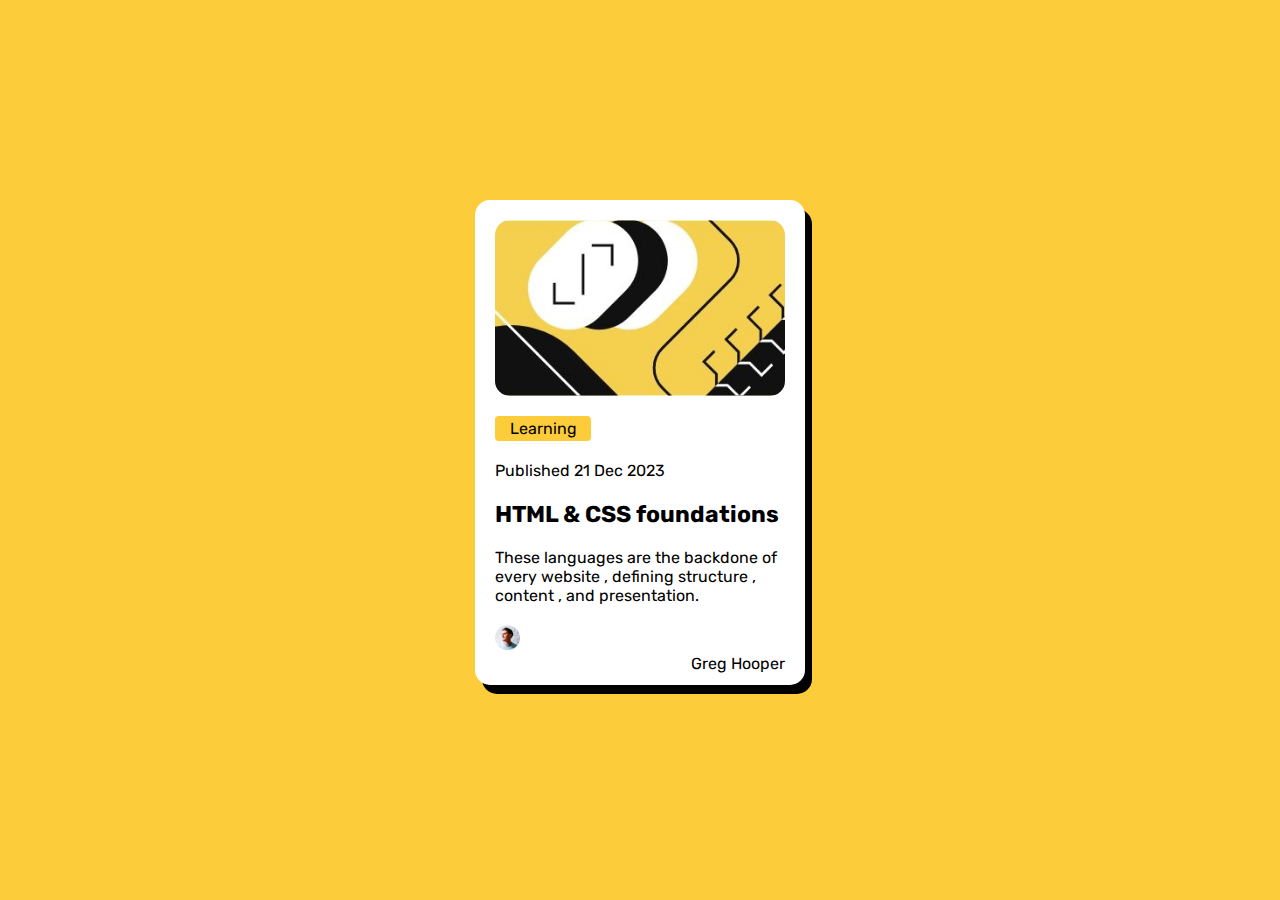
<file: " card " (2)/index.html>
<!DOCTYPE html>
<html lang="en">
  <head>
    <meta charset="UTF-8" />
    <meta name="viewport" content="width=device-width, initial-scale=1.0" />
    <title>Document</title>
    <style>
        @import url('https://fonts.googleapis.com/css2?family=Kanit:ital,wght@0,100;0,200;0,300;0,400;0,500;0,600;0,700;0,800;0,900;1,100;1,200;1,300;1,400;1,500;1,600;1,700;1,800;1,900&family=Roboto:ital,wght@0,100;0,300;0,400;0,500;0,700;0,900;1,100;1,300;1,400;1,500;1,700;1,900&family=Rubik:ital,wght@0,300..900;1,300..900&display=swap');
        </style>
        <link rel="stylesheet" href="style.css">
  </head>
  <body>
    <div class="card">
  <img class="first-img" src="Search.jpeg" alt="">
      <span class="tag"> Learning</span>
      <p class="date">Published 21 Dec 2023</p>
      <h1>HTML & CSS foundations</h1>
      <p class="text">
        These languages are the backdone of every website , defining structure ,
        content , and presentation.
      </p>
      <div class="footer">
        <img class="second-img"  src="image-avatar.webp" alt="" />
        <span class="name">Greg Hooper</span>
      </div>
    </div>
  </body>
</html>
</file>
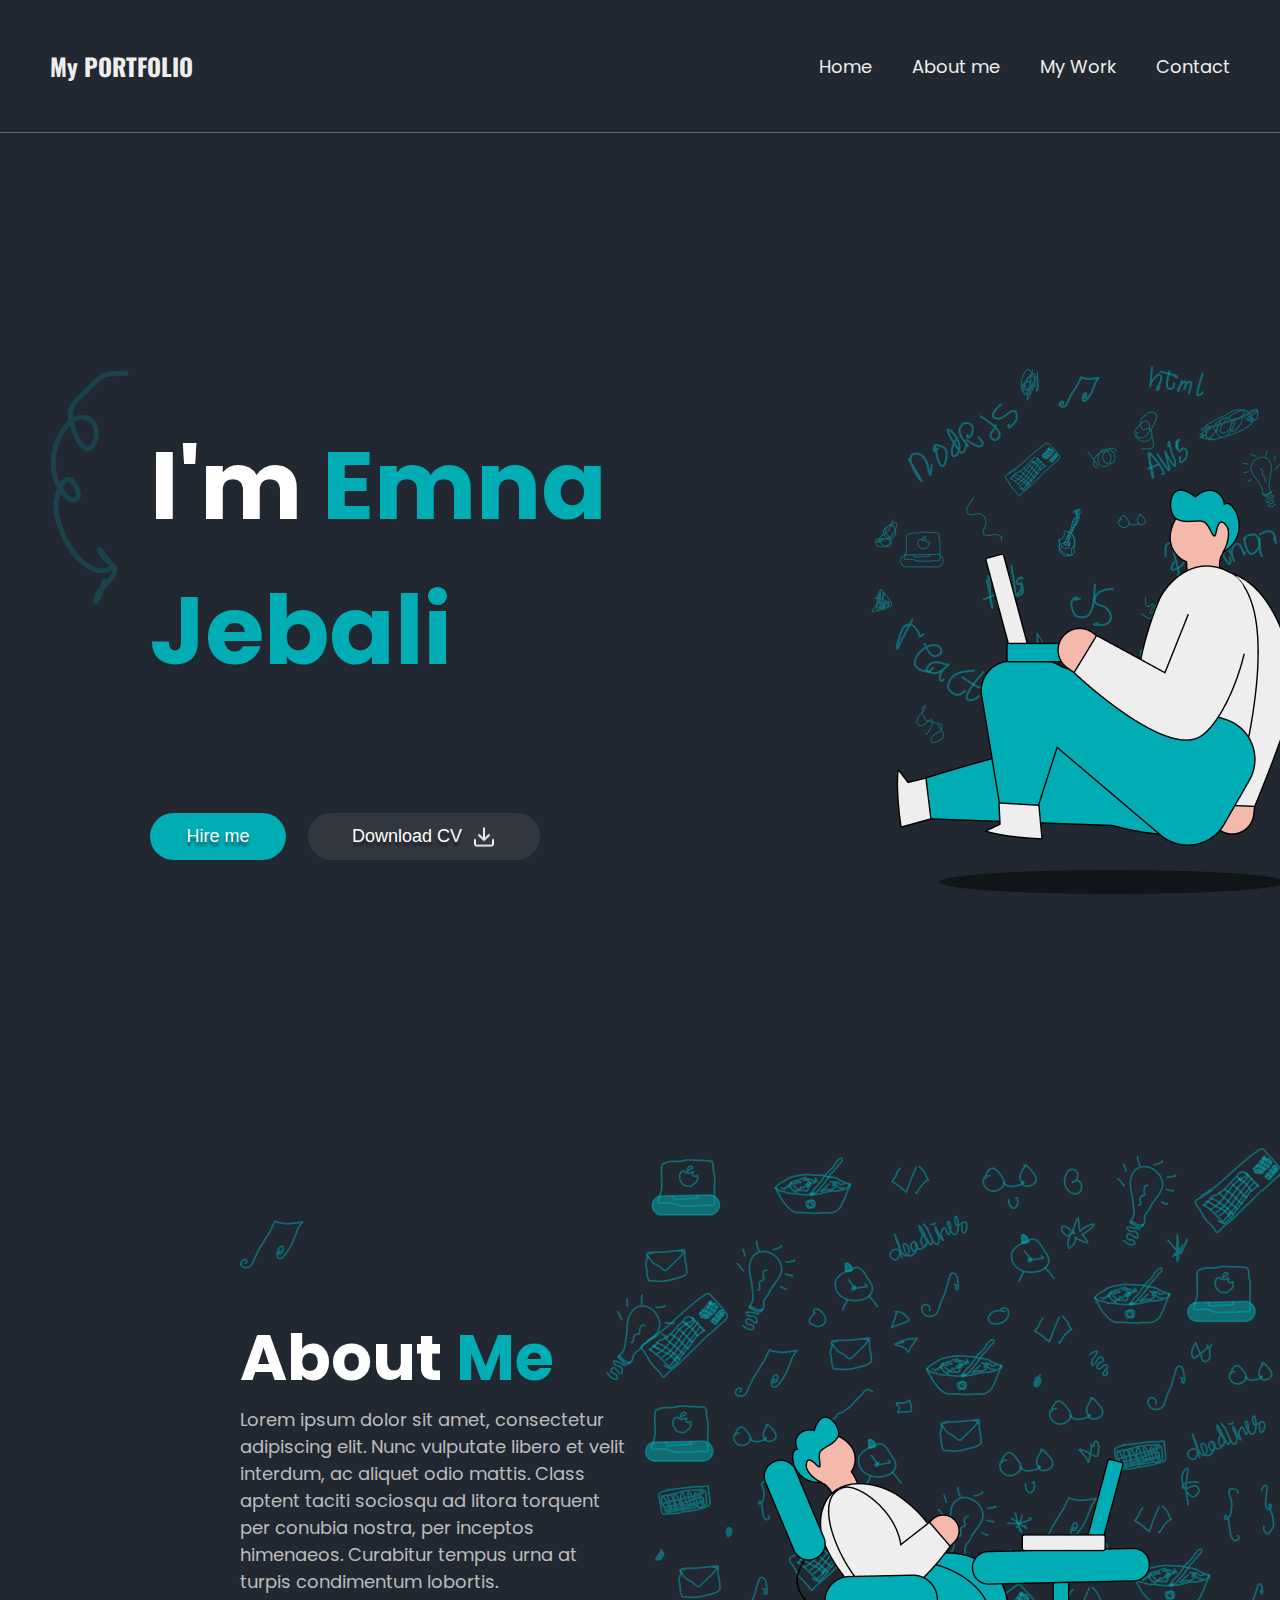
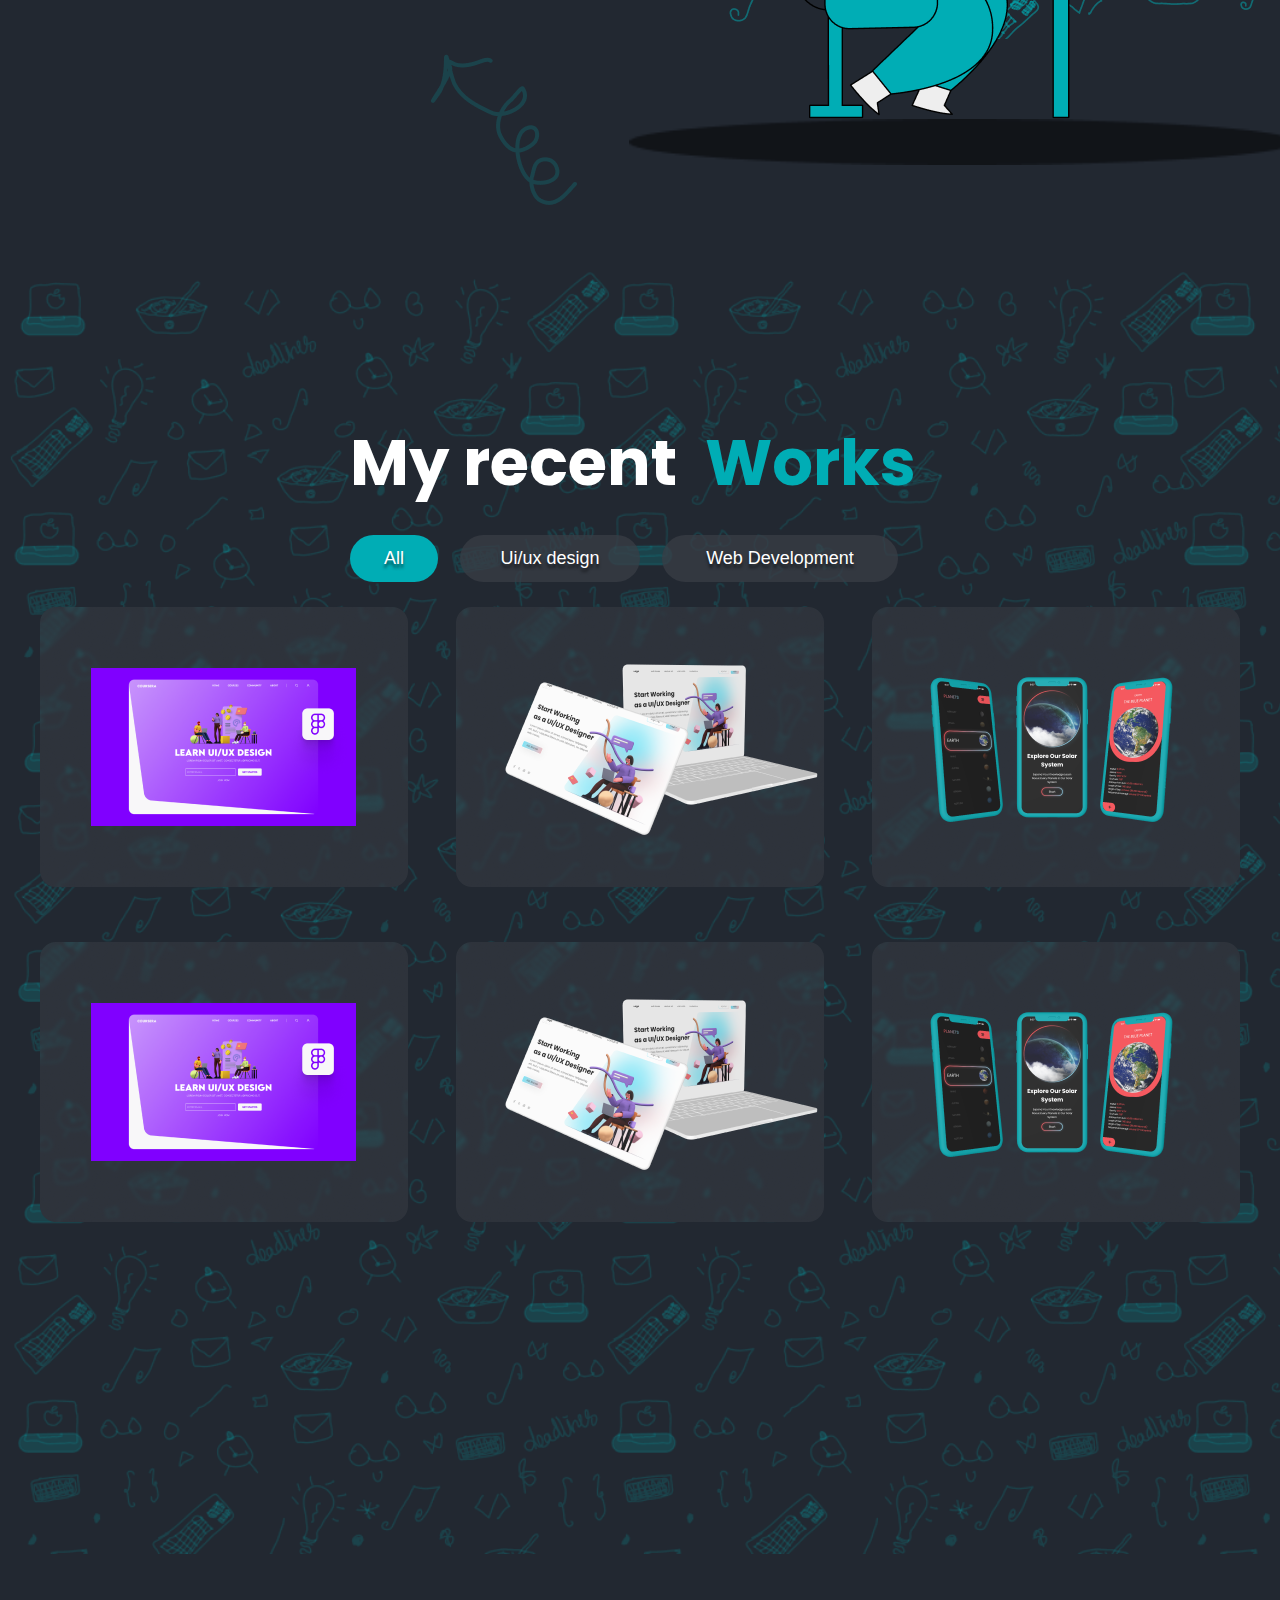
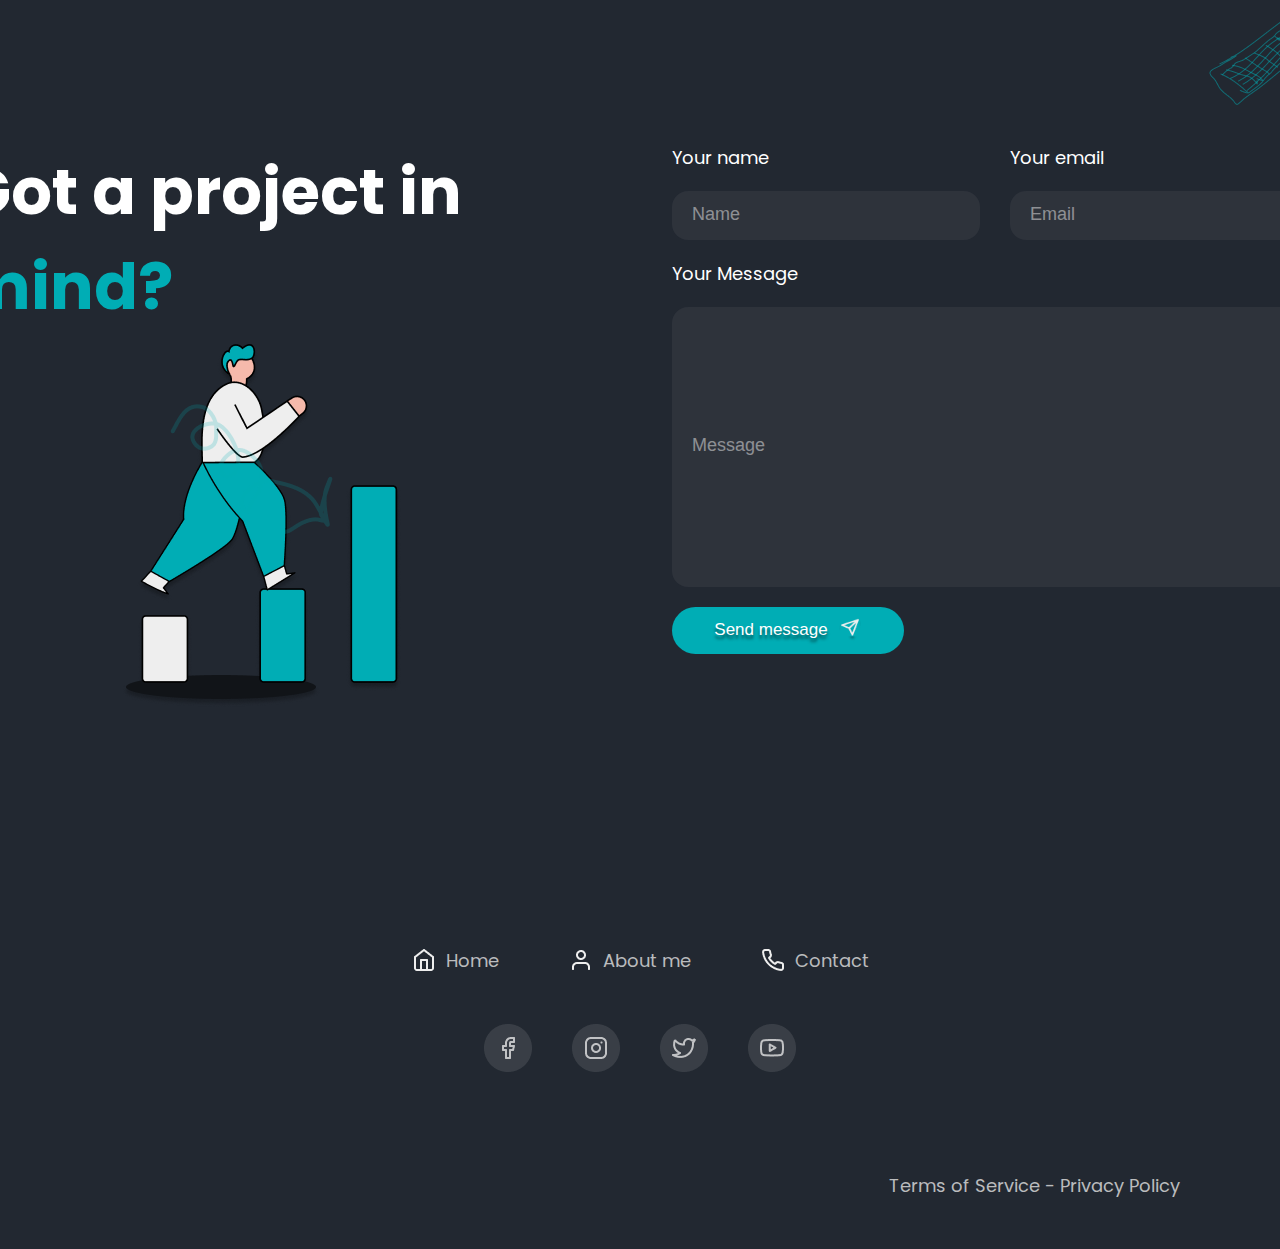
<file: My portfolio/index.html>
<!DOCTYPE html>
<html lang="en">
  <head>
    <meta charset="UTF-8" />
    <meta name="viewport" content="width=device-width, initial-scale=1.0" />
    <title>Document</title>
    <link rel="stylesheet" href="style.css" />
    <style>
      @import url("https://fonts.googleapis.com/css2?family=Kanit:ital,wght@0,100;0,200;0,300;0,400;0,500;0,600;0,700;0,800;0,900;1,100;1,200;1,300;1,400;1,500;1,600;1,700;1,800;1,900&family=Oswald:wght@200..700&family=Roboto:ital,wght@0,100;0,300;0,400;0,500;0,700;0,900;1,100;1,300;1,400;1,500;1,700;1,900&family=Rubik:ital,wght@0,300..900;1,300..900&display=swap");
    </style>
    <style>
      @import url("https://fonts.googleapis.com/css2?family=Kanit:ital,wght@0,100;0,200;0,300;0,400;0,500;0,600;0,700;0,800;0,900;1,100;1,200;1,300;1,400;1,500;1,600;1,700;1,800;1,900&family=Oswald:wght@200..700&family=Poppins:ital,wght@0,100;0,200;0,300;0,400;0,500;0,600;0,700;0,800;0,900;1,100;1,200;1,300;1,400;1,500;1,600;1,700;1,800;1,900&family=Roboto:ital,wght@0,100;0,300;0,400;0,500;0,700;0,900;1,100;1,300;1,400;1,500;1,700;1,900&family=Rubik:ital,wght@0,300..900;1,300..900&display=swap");
    </style>
  </head>
  <body>
    <header class="header">
      <p class="my-portfolio">My PORTFOLIO</p>
      <ul class="nav">
        <li>Home</li>
        <li>About me</li>
        <li>My Work</li>
        <li>Contact</li>
      </ul>
    </header>
  
    <hr class="first-line"  size="1" color="#676767" />
 
    <section class="banner">
      <div class="banner-description">
        <h1 class="h1">
          I'm
          <span class="name">Emna Jebali</span>
        </h1>
        <div class="banner-btns">
          <button class="left-btn">Hire me</button>
          <button class="right-btn">
            Download CV
            <img class="download-icon" src="download-icon.png" alt="" />
          </button>
        </div>
      </div>
      <img class="person1" src="person1.png" alt="" />
      <img class="arrow-img" src="arrow-img.png" alt="" />
    </section>

    <section class="about-me">
      <div class="about-me-text">
        <h2 class="h2">
          About <span class="name">Me</span>
        </h2>
        <p class="about-me-paragraph">
          Lorem ipsum dolor sit amet, consectetur adipiscing elit. Nunc
          vulputate libero et velit interdum, ac aliquet odio mattis. Class
          aptent taciti sociosqu ad litora torquent per conubia nostra, per
          inceptos himenaeos. Curabitur tempus urna at turpis condimentum
          lobortis.
        </p>
      </div>
    <div class="about-me-img-container">  
      <img class="left-img-about-me" src="left-img-about-me.png" alt="" />
      <img class="second-shadow-img" src="shadow-img.png" alt="" />
    </div>
      <img class="faza-img" src="faza-img.png" alt="" />
      <img class="lamp-img" src="lamp-img.png" alt="" />
      <img class="the-second-arrow" src="the-second-arrow.png" alt="" />
    </section>


    <section class="my-recent-works">
      <h3 class="h3"> My recent<span class="works">&nbsp; Works </span>
      </h3>
      <div class="works-categories">
        <button class="all-works">All</button>
        <button class="ui-ux-works">Ui/ux design</button>
        <button class="dev-works">Web Development</button>
      </div>
      <div class="works-container">
        <div class="Work-card">
          <img class="left-img" src="left-img.png" alt="" />
        </div>
        <div class="Work-card">
          <img class="center-img" src="center-img.png" alt="" />
        </div>
        <div class="Work-card">
          <img class="right-img" src="right-img.png" alt="" />
        </div>
        <div class="Work-card">
          <img class="left-img2" src="left-img2.png" alt="" />
        </div>
        <div class="Work-card">
          <img class="center-img2" src="center-img2.png" alt="" />
        </div>
        <div class="Work-card">
          <img class="right-img2" src="right-img2.png" alt="" />
        </div>
      </div>
    </section>


    <section class="Contact-me">
      <div class="left-section">
        <h4 class="h4">Got a project in
          <span class="mind">mind?</span>
        </h4>
        <img class="mail-img" src="mail-img.png" alt="" />
        <img class="keyboard-img" src="keyboard-img.png" alt="" />
        <img class="person2" src="person2.png" alt="" />
        <img class="arrow2" src="arrow2-img.png" alt="" />
      </div>


      <form class="form-contact">
        <div class="input-container">
          <div class="left-div">
            <label class="your-name">Your name</label>
            <input class="input-field-name" type="text" placeholder="Name">
          </div>
          <div class="right-div">
            <label class="your-email">Your email</label>
            <input class="input-field-email" type="email" placeholder="Email" >
          </div>
        </div>
        <div class="Message">
        <label class="your-message">Your Message</label>
        <input class="input-field-text-area" type="text" placeholder="Message" >
      </div>
        </div>
        <button class="send-msg"> 
          Send message 
          <img class="send-icon" src="send-icon.png" alt="" />
        </button>
      </form>
    </section>
    <footer class="footer">
   


        <div class="home-about-me-contact">
          <div class="link-item">
            <img class="home-img" src="home.png" alt="" />
            <span class="home-span">Home</span>
          </div>   
            <div class="link-item">
              <img class="user-img" src="user.png" alt="" />
              <span class="about-me-span">About me</span>
            </div>     
            <div class="link-item">
              <img class="phone-img" src="phone.png" alt="" />
              <span class="contact-span">Contact</span>
            </div>
        </div>

        <div class="icons">
          <img class="facebook-icon" src="facebook-icon.png" alt="" />
          <img class="instagram-icon" src="instagram-icon.png" alt="" />
          <img class="twitter-icon" src="twitter-icon.png" alt="" />
          <img class="twitter-icon" src="youtube-icon.png" alt="" />
        </div>
    
      <section class="second-section">
        <p class="Terms-of-Service-Privacy-Policy">Terms of Service - Privacy Policy</p>
      </section>
    </footer>
  </body>
</html>
</file>
<file: " card " (2)/style.css>
* {
  padding: 0;
  margin: 0;
}

body {
  font-family: "Rubik", serif;
  background-color: hsl(45, 97%, 61%);
}

.card {
  width: 290px;
  height: 445px;
  background-color: hsl(0, 0%, 100%);
  display: flex;
  flex-direction: column;
  margin-top: 200px;
  margin-left:auto;
  margin-right: auto;
  gap: 20px;
  padding: 20px;
  border-radius: 15px;
box-shadow: 7px 9px;
  
}

.first-img {
  width: 290px;
  margin-left:auto;
  margin-right: auto;
  border-radius: 15px;
}

.tag {
  background-color: hsl(45, 97%, 61%);
  width: 90px;
  height: 25px;
  text-align: center;
  padding: 3px;
  border-radius: 4px;
}

h1 {
  font-size: 23px;
  color: #000;
}

.name{
  text-align: right;
  display: block;
}
.second-img{
  height: 25px;
}
</file>
<file: My portfolio/style.css>
* {
  margin: 0;
  padding: 0;
  /* border: 1px solid; */
}

body {
  display: flex;
  flex-direction: column;
  font-family: "Poppins", sans-serif;
}

.header {
  display: flex;
  align-items: center;
  justify-content: space-between;
  background-color: #222831;
  color: #eeeeee;
  height: 132px;
}

.my-portfolio {
  font-family: "Oswald", sans-serif;
  font-weight: 700;
  font-size: 24px;
  padding-left: 50px;
}

.nav {
  display: flex;
  align-items: center;
  justify-content: center;
  gap: 40px;
  font-weight: 400px;
  font-size: 18px;
  list-style: none;
  padding-right: 50px;
}

.download-icon {
  width: 24px;
  height: 24px;
}

.right-btn {
  color: white;
  font-size: 18px;
  width: 232px;
  height: 47px;
  background-color: #393e46bf;
  border: none;
  border-radius: 24px;
  padding-left: 32px;
  padding-right: 32px;
  padding-top: 10px;
  padding-bottom: 10px;
  gap: 10px;
  text-shadow: 0px 4px 3px #00000080;
  display: flex;
  align-items: center;
  justify-content: center;
}

.left-btn {
  font-size: 18px;
  color: white;
  width: 136px;
  height: 47px;
  background-color: #00adb5;
  padding-left: 32px;
  padding-right: 32px;
  padding-top: 10px;
  padding-bottom: 10px;
  border-radius: 24px;
  border: none;
  gap: 10px;
  text-shadow: 0px 4px 3px #00000080;
}

.banner {
  padding: 100px 150px;
  background-color: #222831;
  display: flex;
  align-items: center;
  justify-content: space-between;
}

.h1 {
  color: white;
  font-size: 96px;
  width: 700px;
  margin-bottom: 110px;
  margin-top: 100px;
}

.h1 span {
  color: #00adb5;
  font-size: 96px;
}

.background-img {
  margin-right: 80px;
  margin-bottom: 50px;
}

.person1 {
  margin-top: 100px;
}



.banner-btns {
  display: flex;
  align-items: center;
  gap: 22px;
}

.shadow-img {
  position: absolute;
  left: 930px;
  top: 690px;
  width: 348px;
  height: 24px;
}
.arrow-img {
  position: absolute;
  left: 50px;
  top: 370px;
}

.about-me {
  display: flex;
  align-items: center;
  justify-content: space-between;
  padding: 100px 150px;
  position: relative;
  background-color: #222831;
}
.about-me-text {
  display: flex;
  flex-direction: column;
  justify-content: flex-start;
}
h2 {
  color: white;
  font-size: 64px;
  width: 322px;
  height: 96px;
  margin-left: 90px;
}
h2 span {
  color: #00adb5;
  font-size: 64px;
}
.about-me-paragraph {
  color: #eeeeeebf;
  font-size: 18px;
  width: 389px;
  margin-left: 90px;
}

.about-me-img-container {
  display: flex;
  flex-direction: column;
}

.faza-img {
  position: absolute;
  top: 180px;
  left: 240px;
}
.lamp-img {
  position: absolute;
  top: 250px;
  left: 600px;
}
.the-second-arrow {
  position: absolute;
  bottom: 60px;
  left: 430px;
}
.my-recent-works {
  padding: 150px 350px;
  background-color: #222831;
  background-image: url("./bg.png");
background-repeat: no-repeat;
background-size: cover;
  display: flex;
  flex-direction: column;
  align-items: center;
  gap: 25px;
}

h3 {
  color: white;
  font-size: 64px;
  display: flex;
  align-self: flex-start;
}

h3 span {
  color: #00adb5;
  font-size: 64px;
}

.all-works {
  font-size: 18px;
  color: white;
  width: 88px;
  height: 47px;
  background-color: #00adb5;
  padding-left: 32px;
  padding-right: 32px;
  padding-top: 10px;
  padding-bottom: 10px;
  border-radius: 24px;
  border: none;
  gap: 10px;
  text-shadow: 0px 4px 3px #00000080;
}
.ui-ux-works {
  color: white;
  font-size: 18px;
  width: 180px;
  height: 47px;
  background-color: #393e46bf;
  border: none;
  border-radius: 24px;
  padding-left: 32px;
  padding-right: 32px;
  padding-top: 10px;
  padding-bottom: 10px;
  gap: 10px;
  text-shadow: 0px 4px 3px #00000080;
}
.dev-works {
  color: white;
  font-size: 18px;
  width: 236px;
  height: 47px;
  background-color: #393e46bf;
  border: none;
  border-radius: 24px;
  padding-left: 32px;
  padding-right: 32px;
  padding-top: 10px;
  padding-bottom: 10px;
  gap: 10px;
  text-shadow: 0px 4px 3px #00000080;
}
.works-categories {
  display: flex;
  align-items: center;
  align-self: flex-start;
  gap: 22px;
}
.works-container {
  display: grid;
  /* grid-template-columns: 1fr 1fr 1fr ; */
  grid-template-columns: repeat(3, 1fr);
  /* grid-template-rows: 300px 200px 500px; */
  gap: 48px;
  padding-bottom: 175px;
}
.Contact-me {
  background-color: #222831;
  display: flex;
  justify-content: center;
  gap: 10%;
  padding: 190px 90px;
  position: relative;
}
.h4 {
  color: white;
  font-size: 64px;
  width: 600px;
}
h4 span {
  color: #00adb5;
  font-size: 64px;
}
.form-contact {
  display: flex;
  flex-direction: column;
  gap: 20px;

}
.arrow2 {
  position: absolute;
  left:170px;
  top: 450px;
}
.left-div {
  font-size: 18px;
  height: 96px;
  display: flex;
  flex-direction: column;
  gap: 20px;
  font-size: 18px;
}

.left-section{
  display: flex;
  flex-direction: column;
  align-items: center;
}

.your-name {
  color: white;
  font-size: 18px;
}
.input-container {
  display: flex;
  gap: 30px;
}

.input-field-name {
  background-color: #393e4680;
  border-radius: 16px;
  border: none;
  width: 288px;
  height: 59px;
  outline: none;
  padding-left: 20px;
}

.input-field-name::placeholder {
  color: #eeeeee80;
  font-size: 18px;
}

.input-field-email::placeholder {
  color: #eeeeee80;
  font-size: 18px;
}
.input-field-text-area::placeholder {
  color: #eeeeee80;
  font-size: 18px;
}
.right-div {
  font-size: 18px;
  height: 96px;
  display: flex;
  flex-direction: column;
  gap: 20px;
  font-size: 18px;
}
.input-field-email {
  background-color: #393e4680;
  border-radius: 16px;
  border: none;
  width: 288px;
  height: 59px;
  outline: none;
  padding-left: 20px;
}

.your-email {
  color: white;
  font-size: 18px;
}

.your-message {
  color: white;
  font-size: 18px;
}
.input-field-text-area {
  background-color: #393e4680;
  border-radius: 16px;
  border: none;
  width: 620px;
  height: 280px;
  outline: none;
  padding-left: 20px;
}
.send-msg {
  color: white;
  font-size: 17px;
  width: 232px;
  height: 47px;
  background-color: #00adb5;
  border: none;
  border-radius: 24px;
  padding-left: 32px;
  padding-right: 32px;
  padding-top: 10px;
  padding-bottom: 10px;
  gap: 10px;
  text-shadow: 0px 4px 3px #00000080;
  display: flex;
  align-items: center;
  justify-content: center;
}
.send-icon {
  width: 24px;
  height: 24px;
}
.Message {
  display: flex;
  flex-direction: column;
  gap: 20px;
  font-size: 18px;
}
.input-contaimer {
  display: flex;
  align-items: center;
}


.keyboard-img{
  position: absolute;
  left: 1200px;
bottom:700px;
}
.mail-img{
  position: absolute;
  left: 1700px;
  top: 700px;
}

.footer{
  background-color: #222831;
  display: flex;
  align-items: center;
justify-content: center;
  position: relative;
  padding: 50px 100px;
  flex-direction: column;
  gap: 50px;
}
.home-about-me-contact{
  display: flex;
  align-items: center;
  gap: 70px;
  color:#EEEEEEBF;
  font-size: 18px;
}
.icons{
  display: flex;
  align-items: center;
  gap: 40px;
}
.Terms-of-Service-Privacy-Policy{
color: #EEEEEEBF;
font-size: 18px;
margin-top: 50px;

}
.second-section{
align-self: flex-end;

}

.keyboard-img{
  position: absolute;
  top: 40px;
}

.link-item {
  display: flex;
  align-items: center;
  gap: 10px;
}
</file>
